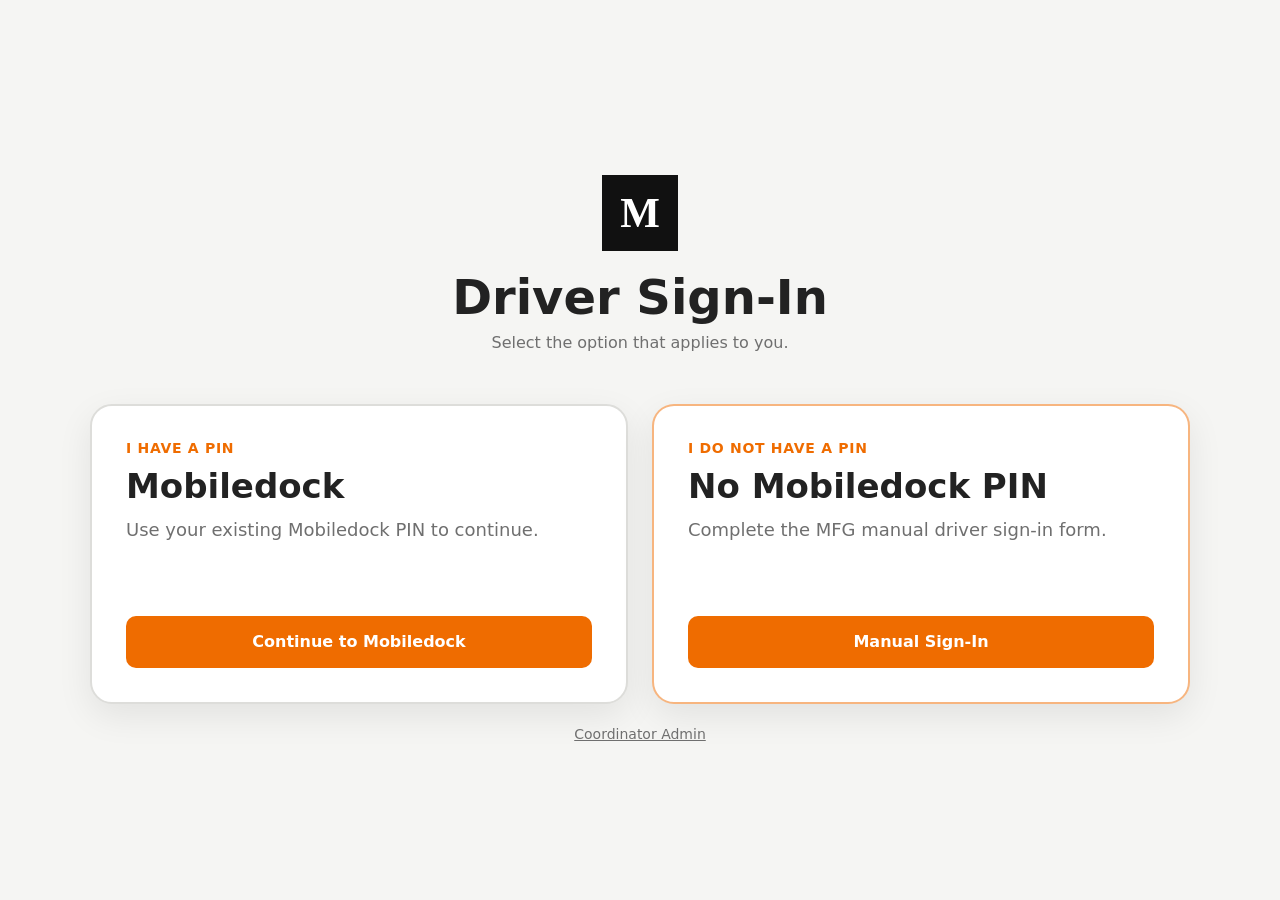
<file: index.html>
<!DOCTYPE html>
<html lang="en">
<head>
  <meta charset="UTF-8" />
  <meta name="viewport" content="width=device-width, initial-scale=1.0, viewport-fit=cover" />
  <title>MFG Driver Sign-In</title>
  <link rel="stylesheet" href="styles.css" />
</head>
<body class="kiosk-body">
  <main class="shell">
    <header class="brand-header">
      <div class="brand-mark" aria-label="MFG">M</div>
      <div>
        <h1>Driver Sign-In</h1>
        <p>Select the option that applies to you.</p>
      </div>
    </header>

    <section class="choice-grid">
      <a class="choice-card" href="https://integrations.mobiledock.com/checkin/flow/b1048197-3c18-4c77-842d-695fe81de49e" rel="noopener">
        <span class="choice-kicker">I have a PIN</span>
        <h2>Mobiledock</h2>
        <p>Use your existing Mobiledock PIN to continue.</p>
        <span class="choice-button">Continue to Mobiledock</span>
      </a>

      <a class="choice-card choice-card-accent" href="manual.html">
        <span class="choice-kicker">I do not have a PIN</span>
        <h2>No Mobiledock PIN</h2>
        <p>Complete the MFG manual driver sign-in form.</p>
        <span class="choice-button">Manual Sign-In</span>
      </a>
    </section>

    <footer class="home-footer">
      <a href="admin.html">Coordinator Admin</a>
    </footer>
  </main>
</body>
</html>
</file>
<file: styles.css>
:root{--bg:#f5f5f3;--card:#fff;--text:#222;--muted:#6f6f6f;--border:#ddddda;--orange:#ef6c00;--orange-dark:#d85f00;--shadow:0 12px 35px rgba(0,0,0,.08);font-family:Inter,ui-sans-serif,system-ui,-apple-system,BlinkMacSystemFont,"Segoe UI",sans-serif}*{box-sizing:border-box}body{margin:0;background:var(--bg);color:var(--text)}a{color:inherit}.kiosk-body{min-height:100vh;display:grid;place-items:center}.shell{width:min(1100px,92vw);padding:44px 0 28px}.brand-header{display:flex;flex-direction:column;align-items:center;text-align:center;margin-bottom:36px}.brand-mark{width:76px;height:76px;display:grid;place-items:center;background:#111;color:#fff;font:700 42px/1 Georgia,serif;margin-bottom:18px}.brand-mark.small{width:58px;height:58px;font-size:32px;margin:0 auto 16px}h1,h2,p{margin-top:0}.brand-header h1,.form-header h1,.admin-header h1{font-size:clamp(32px,4vw,48px);margin-bottom:8px}.brand-header p,.form-header p,.admin-header p{color:var(--muted)}.choice-grid{display:grid;grid-template-columns:repeat(2,minmax(0,1fr));gap:24px}.choice-card{min-height:300px;background:var(--card);border:2px solid var(--border);border-radius:22px;padding:34px;text-decoration:none;box-shadow:var(--shadow);display:flex;flex-direction:column;justify-content:center;transition:transform .15s ease,border-color .15s ease}.choice-card:hover,.choice-card:focus-visible{transform:translateY(-2px);border-color:#aaa}.choice-card-accent{border-color:rgba(239,108,0,.5)}.choice-kicker{color:var(--orange);font-weight:700;text-transform:uppercase;letter-spacing:.05em;font-size:14px}.choice-card h2{font-size:34px;margin:10px 0}.choice-card p{color:var(--muted);font-size:18px;line-height:1.5}.choice-button,.primary-btn,.secondary-btn{min-height:52px;border-radius:10px;display:inline-flex;align-items:center;justify-content:center;font-weight:700;text-decoration:none}.choice-button,.primary-btn{background:var(--orange);color:#fff;border:0}.choice-button{margin-top:auto;padding:0 20px}.primary-btn{width:100%;padding:0 20px;font-size:16px;cursor:pointer}.primary-btn:hover{background:var(--orange-dark)}.primary-btn:disabled{opacity:.65;cursor:not-allowed}.secondary-btn{background:#fff;color:var(--text);border:1px solid var(--border);padding:0 20px}.compact{width:auto;min-height:42px}.home-footer{margin-top:22px;text-align:center;color:var(--muted);font-size:14px}.form-shell{width:min(720px,94vw);margin:36px auto;background:#fff;border-radius:20px;box-shadow:var(--shadow);padding:32px}.form-header{text-align:center;position:relative;margin-bottom:28px}.back-link{position:absolute;left:0;top:0;color:var(--muted);text-decoration:none}.driver-form,.login-form{display:grid;gap:18px}label{display:grid;gap:8px;font-weight:700}input,select{width:100%;min-height:50px;border-radius:10px;border:1px solid var(--border);padding:0 14px;font:inherit;background:#fff}input:focus,select:focus{outline:3px solid rgba(239,108,0,.15);border-color:var(--orange)}.declaration{grid-template-columns:auto 1fr;align-items:start;font-weight:600;line-height:1.4}.declaration input{width:22px;min-height:22px;margin-top:1px}.muted{color:var(--muted);font-weight:500}.form-message{min-height:22px;color:#b42318}.success-overlay{position:fixed;inset:0;background:rgba(0,0,0,.55);display:grid;place-items:center;z-index:999}.success-overlay[hidden]{display:none}.success-card{width:min(460px,88vw);background:#fff;border-radius:22px;padding:44px;text-align:center;box-shadow:var(--shadow)}.success-icon{width:70px;height:70px;border-radius:50%;background:#e9f7ef;color:#197a43;display:grid;place-items:center;margin:0 auto 20px;font-size:38px;font-weight:800}.admin-body{min-height:100vh;padding:28px}.admin-shell{max-width:1400px;margin:0 auto}.admin-header,.toolbar{display:flex;align-items:center;justify-content:space-between;gap:16px}.eyebrow{text-transform:uppercase;letter-spacing:.08em;font-weight:800;color:var(--orange)!important;margin-bottom:6px}.panel{background:#fff;border-radius:16px;box-shadow:var(--shadow);padding:26px;margin-top:24px}.login-panel{max-width:520px}.toolbar{background:#fff;border-radius:16px;padding:16px;box-shadow:var(--shadow);margin:24px 0 18px}.toolbar>div{display:flex;align-items:end;gap:10px;flex-wrap:wrap}.table-wrap{overflow-x:auto;background:#fff;border-radius:16px;box-shadow:var(--shadow)}table{width:100%;border-collapse:collapse;min-width:1050px}th,td{text-align:left;padding:14px 16px;border-bottom:1px solid #ececea;white-space:nowrap}th{background:#fafaf8;font-size:13px;text-transform:uppercase;letter-spacing:.04em}@media(max-width:760px){.choice-grid{grid-template-columns:1fr}.choice-card{min-height:230px}.form-shell{padding:22px;margin:16px auto}.admin-header,.toolbar{align-items:stretch;flex-direction:column}}
</file>
